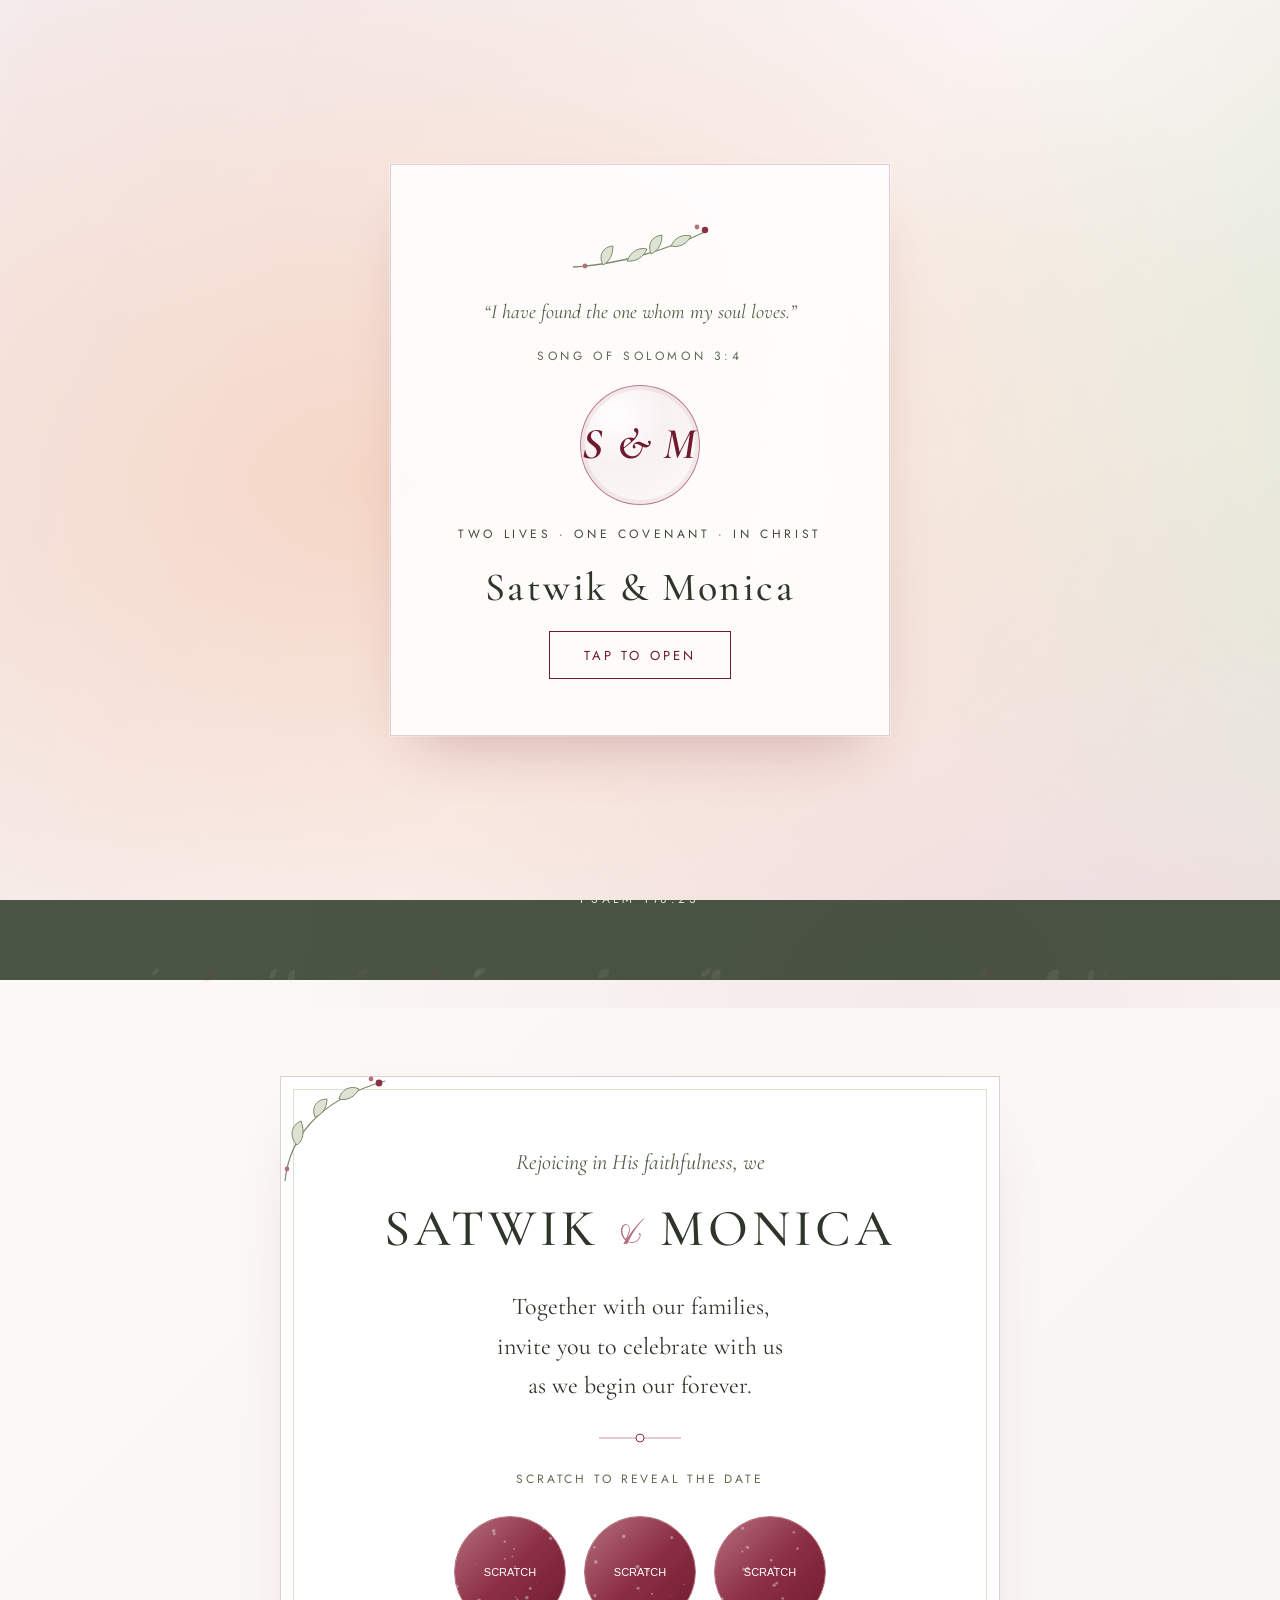
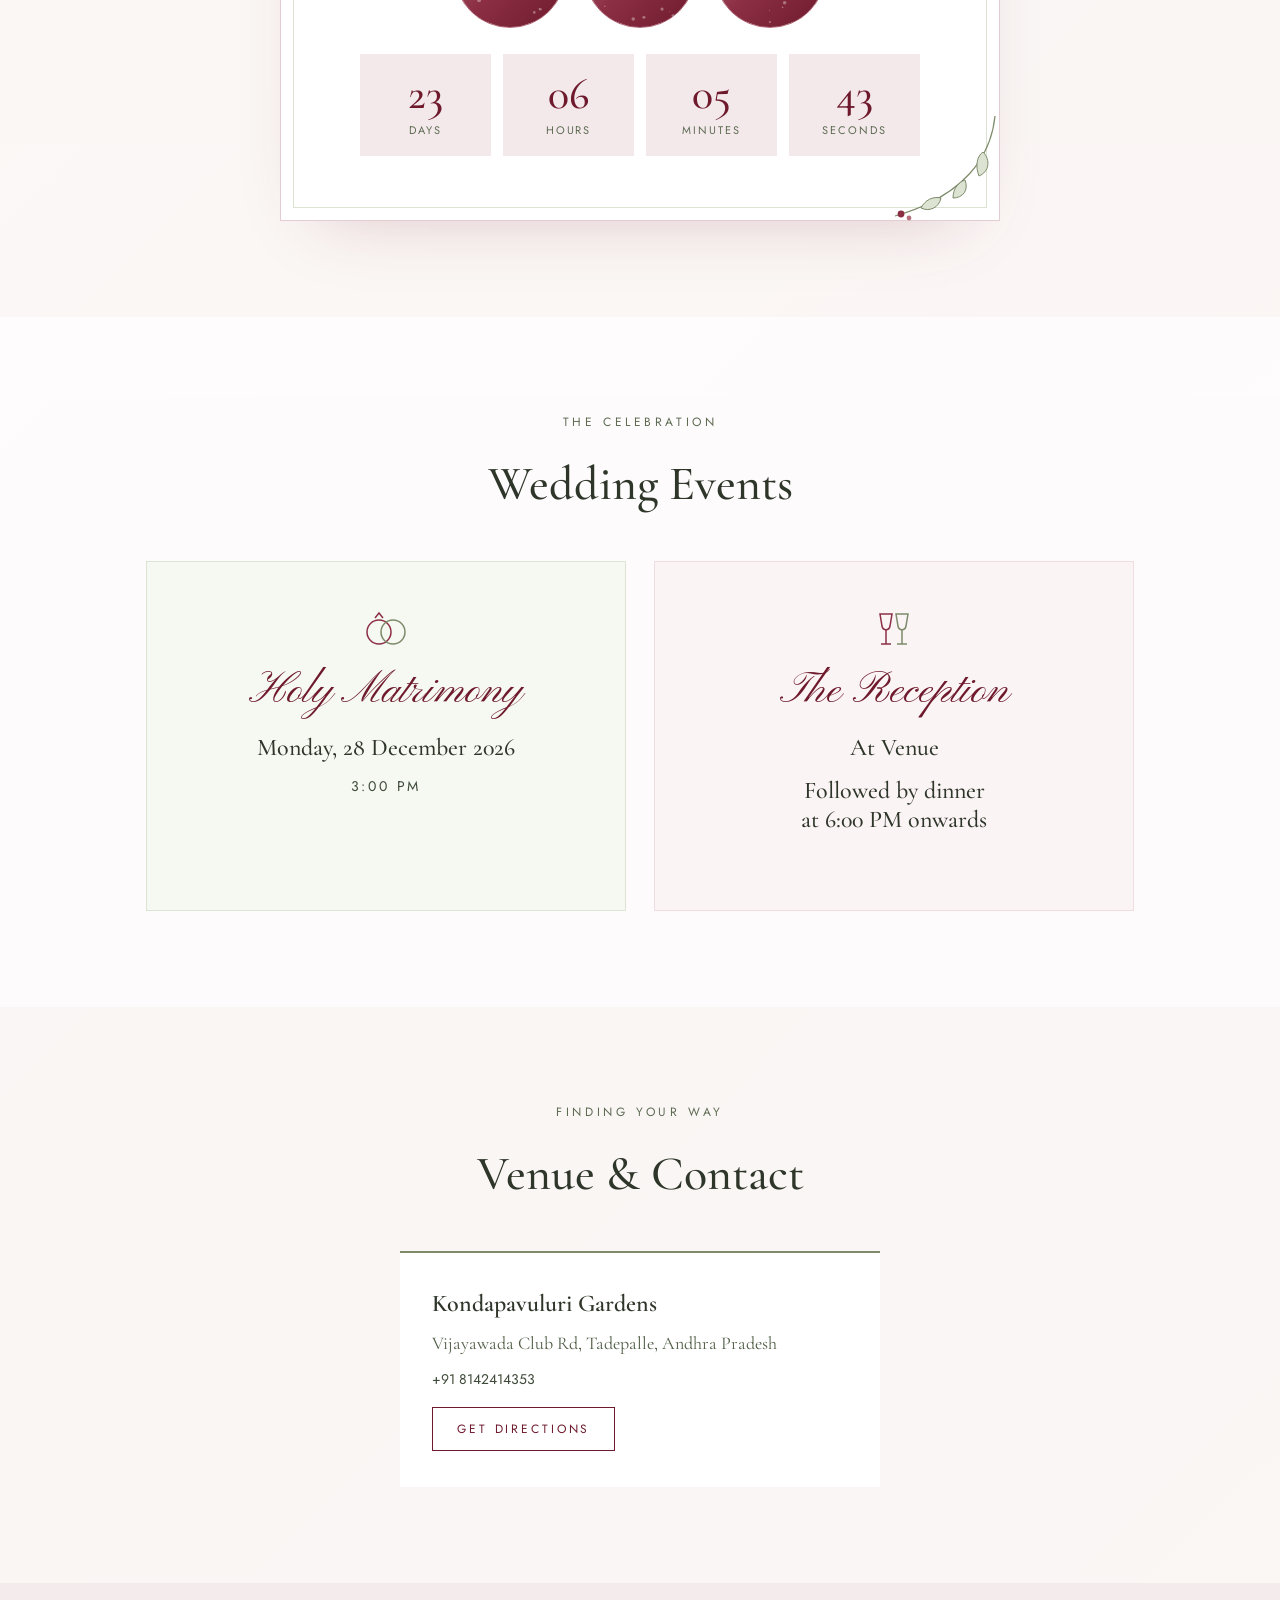
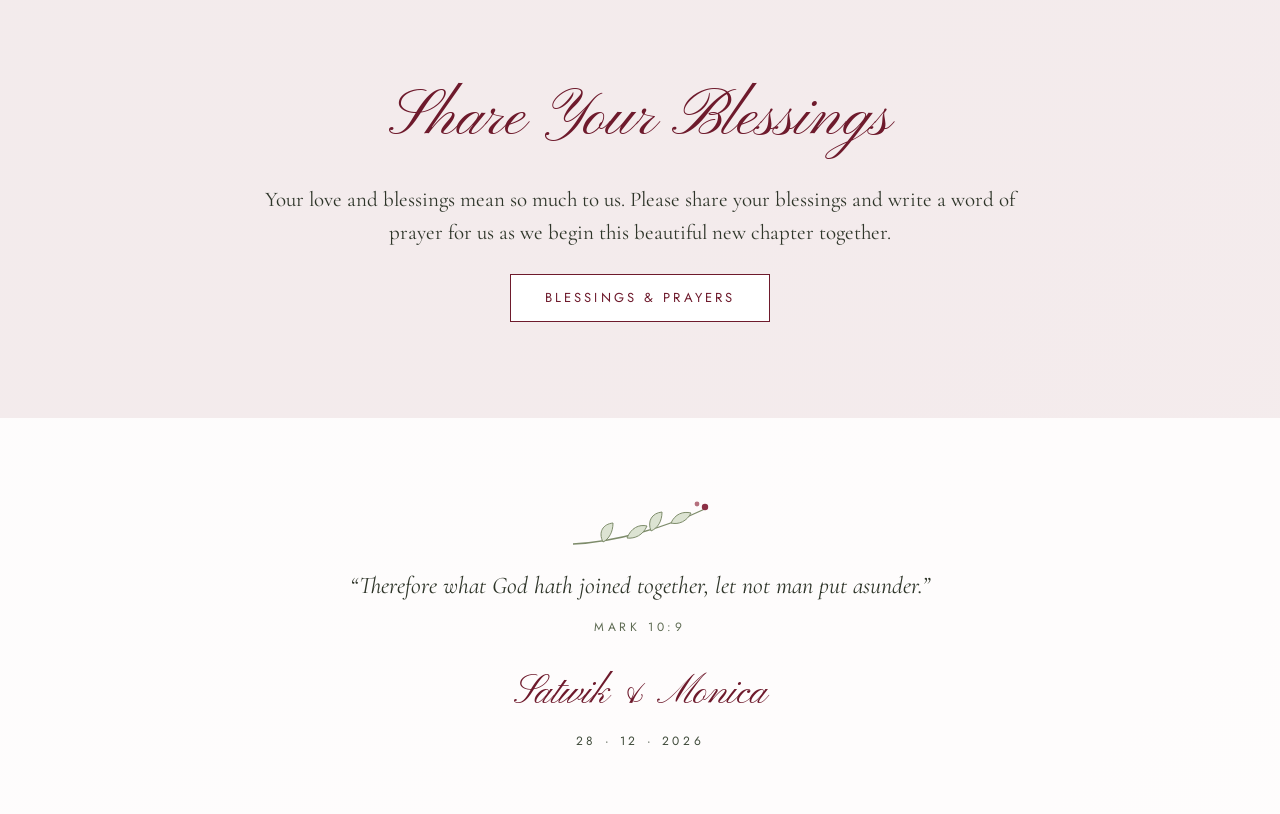
<file: index.html>
<!DOCTYPE html>
<html lang="en">
<head>
<meta charset="UTF-8">
<meta name="viewport" content="width=device-width, initial-scale=1.0">
<meta name="theme-color" content="#6E1A2C">
<meta name="description" content="You are invited to our wedding">
<title>Wedding Invitation</title>
<link rel="preconnect" href="https://fonts.googleapis.com">
<link rel="preconnect" href="https://fonts.gstatic.com" crossorigin>
<link href="https://fonts.googleapis.com/css2?family=Cormorant+Garamond:ital,wght@0,400;0,500;0,600;1,400&family=Pinyon+Script&family=Jost:wght@400;500&display=swap" rel="stylesheet">
<link rel="stylesheet" href="inv.css">
</head>
<body class="locked">

<!--
  =====================================================================
   HOW TO EDIT THIS INVITATION
   You don't need to edit the HTML below.
   Scroll to the bottom of this file and change the values inside
   "WEDDING DETAILS" (names, date, venues, phone numbers, etc.).
   Every place on the page updates automatically.
   Colours are in inv.css, at the top (:root).
  =====================================================================
-->

<!-- ================= COVER (Tap to Open) ================= -->
<div id="cover" role="dialog" aria-label="Wedding invitation cover">
  <div class="cover-card">
    <svg class="float" width="150" height="56" viewBox="0 0 150 56" fill="none" aria-hidden="true"><path d="M8 46 C50 44 100 30 142 10" stroke="#7D8B6A" stroke-width="1.3"/><path d="M38 44 C33 34 38 26 48 25 C48 34 44 41 38 44Z" fill="#DCE3D2" stroke="#7D8B6A"/><path d="M62 40 C66 30 74 26 82 28 C78 37 70 41 62 40Z" fill="#DCE3D2" stroke="#7D8B6A"/><path d="M86 33 C82 23 87 15 97 14 C97 23 93 30 86 33Z" fill="#DCE3D2" stroke="#7D8B6A"/><path d="M106 25 C110 16 118 13 126 15 C122 23 114 27 106 25Z" fill="#DCE3D2" stroke="#7D8B6A"/><circle cx="140" cy="9" r="3.2" fill="#8C2F45"/><circle cx="132" cy="6" r="2.4" fill="#B5707E"/><circle cx="20" cy="45" r="2.4" fill="#B5707E"/></svg>
    <p class="verse">“I have found the one whom my soul loves.”</p>
    <p class="label">Song of Solomon 3:4</p>
    <div class="monogram" data-field="monogram"></div>
    <p class="label" style="color:var(--green-deep)">Two lives · One covenant · In Christ</p>
    <h1><span data-field="groom"></span> &amp; <span data-field="bride"></span></h1>
    <button class="btn" id="openBtn">Tap to Open</button>
  </div>
</div>

<!-- ================= NAVIGATION ================= -->
<nav>
  <a href="#top" class="brand" data-field="monogram"></a>
  <div class="links">
    <a href="#invitation-details">Invitation</a>
    <a href="#events">Events</a>
    <a href="#contact">Venue</a>
    <a href="#rsvp">BLESS US</a>
  </div>
</nav>

<!-- ================= HERO ================= -->
<section id="top">
  <div class="wrap narrow reveal">
    <svg width="220" height="44" viewBox="0 0 220 44" fill="none" aria-hidden="true"><path d="M10 22 H92" stroke="#C9D2BD"/><path d="M128 22 H210" stroke="#C9D2BD"/><path d="M110 8 C102 14 102 30 110 36 C118 30 118 14 110 8Z" fill="#F3E9EB" stroke="#B5707E"/><path d="M96 22 C100 14 106 14 110 22 C106 30 100 30 96 22Z" fill="#DCE3D2" stroke="#7D8B6A"/><path d="M124 22 C120 14 114 14 110 22 C114 30 120 30 124 22Z" fill="#DCE3D2" stroke="#7D8B6A"/></svg>
    <p class="label">Welcome to the wedding of</p>
    <h2 class="hero-name" data-field="groom"></h2>
    <span class="amp">&amp;</span>
    <h2 class="hero-name" data-field="bride"></h2>
    <div class="hero-meta">
      <span data-field="dayName"></span><span class="bar"></span>
      <span data-field="shortDate"></span><span class="bar"></span>
      <span data-field="city"></span>
    </div>
  </div>
</section>

<!-- ================= VERSE ================= -->
<section class="verse-band">
  <div class="wrap narrow reveal">
    <p class="q">“This is the LORD’s doing; it is marvellous in our eyes.”</p>
    <p class="label">Psalm 118:23</p>
  </div>
</section>

<!-- ================= INVITATION DETAILS ================= -->
<section id="invitation-details">
  <div class="inv-card reveal">
    <svg class="corner tl" viewBox="0 0 120 120" fill="none" aria-hidden="true"><path d="M10 110 C14 70 40 30 110 10" stroke="#7D8B6A" stroke-width="1.2"/><path d="M22 74 C14 66 16 54 26 50 C30 60 28 70 22 74Z" fill="#DCE3D2" stroke="#7D8B6A"/><path d="M40 46 C36 36 42 28 52 28 C52 38 46 44 40 46Z" fill="#DCE3D2" stroke="#7D8B6A"/><path d="M64 28 C66 18 76 14 84 18 C80 26 72 30 64 28Z" fill="#DCE3D2" stroke="#7D8B6A"/><circle cx="104" cy="12" r="3.4" fill="#8C2F45"/><circle cx="96" cy="8" r="2.4" fill="#B5707E"/><circle cx="12" cy="98" r="2.4" fill="#B5707E"/></svg>
    <svg class="corner br" viewBox="0 0 120 120" fill="none" aria-hidden="true"><path d="M10 110 C14 70 40 30 110 10" stroke="#7D8B6A" stroke-width="1.2"/><path d="M22 74 C14 66 16 54 26 50 C30 60 28 70 22 74Z" fill="#DCE3D2" stroke="#7D8B6A"/><path d="M40 46 C36 36 42 28 52 28 C52 38 46 44 40 46Z" fill="#DCE3D2" stroke="#7D8B6A"/><path d="M64 28 C66 18 76 14 84 18 C80 26 72 30 64 28Z" fill="#DCE3D2" stroke="#7D8B6A"/><circle cx="104" cy="12" r="3.4" fill="#8C2F45"/><circle cx="96" cy="8" r="2.4" fill="#B5707E"/></svg>

    <p class="lead">Rejoicing in His faithfulness, we</p>
    <h2 class="inv-names"><span data-field="groom"></span><span class="and">&amp;</span><span data-field="bride"></span></h2>
    <p class="inv-text">Together with our families,<br>invite you to celebrate with us<br>as we begin our forever.</p>

    <svg width="90" height="20" viewBox="0 0 90 20" fill="none" aria-hidden="true"><path d="M4 10 H86" stroke="#C99AA5"/><circle cx="45" cy="10" r="4" fill="#FFFFFF" stroke="#8C2F45"/></svg>

    <p class="scratch-hint" id="scratchHint">Scratch to reveal the date</p>
    <div class="scratch-row">
      <div class="scratch"><h3 data-field="scratchDay"></h3><canvas aria-label="Scratch to reveal the day"></canvas></div>
      <div class="scratch"><h3 data-field="scratchMonth"></h3><canvas aria-label="Scratch to reveal the month"></canvas></div>
      <div class="scratch"><h3 data-field="scratchYear"></h3><canvas aria-label="Scratch to reveal the year"></canvas></div>
    </div>

    <div class="countdown" id="countdown" aria-live="polite">
      <div class="cd"><b id="cdD">00</b><small>Days</small></div>
      <div class="cd"><b id="cdH">00</b><small>Hours</small></div>
      <div class="cd"><b id="cdM">00</b><small>Minutes</small></div>
      <div class="cd"><b id="cdS">00</b><small>Seconds</small></div>
    </div>
    <div class="special" id="special">
      <h3>Today is our special day!</h3>
      <p>We can’t wait to celebrate along with you.</p>
    </div>
  </div>
</section>

<!-- ================= EVENTS ================= -->
<section id="events">
  <div class="wrap">
    <p class="label reveal">The celebration</p>
    <h2 class="title reveal">Wedding Events</h2>
    <div class="cards">
      <div class="event green reveal">
        <svg width="56" height="40" viewBox="0 0 56 40" fill="none" aria-hidden="true"><circle cx="21" cy="22" r="12" stroke="#8C2F45" stroke-width="1.5"/><circle cx="35" cy="22" r="12" stroke="#7D8B6A" stroke-width="1.5"/><path d="M17 8 L21 3 L25 8" stroke="#8C2F45" stroke-width="1.5"/></svg>
        <h3>Holy Matrimony</h3>
        <p class="date" data-field="ceremony.date"></p>
        <p class="time" data-field="ceremony.time"></p>
        <span class="line"></span>
      </div>
      <div class="event pink reveal">
        <svg width="56" height="40" viewBox="0 0 56 40" fill="none" aria-hidden="true"><path d="M14 4 H26 L24 16 C23 21 17 21 16 16 Z" stroke="#8C2F45" stroke-width="1.5"/><path d="M20 20 V34 M15 34 H25" stroke="#8C2F45" stroke-width="1.5"/><path d="M30 4 H42 L40 16 C39 21 33 21 32 16 Z" stroke="#7D8B6A" stroke-width="1.5"/><path d="M36 20 V34 M31 34 H41" stroke="#7D8B6A" stroke-width="1.5"/></svg>
        <h3>The Reception</h3>
        <p class="time" data-field="reception.time"></p>
        <p class="date" data-field="reception.date"></p>
        <span class="line"></span>
        <p class="venue" data-field="reception.venue"></p>
        <p class="addr" data-field="reception.address"></p>
      </div>
    </div>
  </div>
</section>

<!-- ================= VENUE & CONTACT ================= -->
<section id="contact">
  <div class="wrap">
    <p class="label reveal">Finding your way</p>
    <h2 class="title reveal">Venue &amp; Contact</h2>
    <div class="cards">
      <div class="vcard reveal">
        <p class="name" data-field="ceremony.venue"></p>
        <p class="addr" data-field="ceremony.address"></p>
        <a class="phone" id="ceremonyPhone" href="#"></a>
        <a class="btn" id="ceremonyMap" href="#" target="_blank" rel="noopener">Get Directions</a>
      </div>
    </div>
  </div>
</section>

<!-- ================= RSVP ================= -->
<section id="rsvp">
  <div class="wrap narrow reveal">
    <h2 class="script" style="margin:0;font-size:clamp(48px,6vw,64px)">Share Your Blessings</h2>
    <p>Your love and blessings mean so much to us. Please share your blessings and write a word of prayer for us as we begin this beautiful new chapter together.</p>
    <a class="btn" id="rsvpBtn" href="#" target="_blank" rel="noopener">Blessings &amp; Prayers</a>
  </div>
</section>

<!-- ================= FOOTER ================= -->
<footer>
  <div class="wrap narrow reveal">
    <svg width="150" height="56" viewBox="0 0 150 56" fill="none" aria-hidden="true"><path d="M8 46 C50 44 100 30 142 10" stroke="#7D8B6A" stroke-width="1.3"/><path d="M38 44 C33 34 38 26 48 25 C48 34 44 41 38 44Z" fill="#DCE3D2" stroke="#7D8B6A"/><path d="M62 40 C66 30 74 26 82 28 C78 37 70 41 62 40Z" fill="#DCE3D2" stroke="#7D8B6A"/><path d="M86 33 C82 23 87 15 97 14 C97 23 93 30 86 33Z" fill="#DCE3D2" stroke="#7D8B6A"/><path d="M106 25 C110 16 118 13 126 15 C122 23 114 27 106 25Z" fill="#DCE3D2" stroke="#7D8B6A"/><circle cx="140" cy="9" r="3.2" fill="#8C2F45"/><circle cx="132" cy="6" r="2.4" fill="#B5707E"/></svg>
    <p class="q">“Therefore what God hath joined together, let not man put asunder.”</p>
    <p class="label">Mark 10:9</p>
    <p class="script names"><span data-field="groom"></span> &amp; <span data-field="bride"></span></p>
    <p class="label" style="color:var(--green-deep)" data-field="shortDate"></p>
  </div>
</footer>

<!-- Background music (optional) – plays after "Tap to Open" -->
<audio id="bgMusic" loop preload="metadata"></audio>
<button id="musicBtn" aria-label="Play background music" title="Play background music">
  <svg width="20" height="20" viewBox="0 0 24 24" fill="none" stroke="currentColor" stroke-width="1.6" aria-hidden="true"><path d="M9 18V5l12-2v13"/><circle cx="6" cy="18" r="3"/><circle cx="18" cy="16" r="3"/></svg>
</button>

<script>
/* =====================================================================
   ✏️  WEDDING DETAILS — EDIT ONLY THIS PART
   Keep the quotes " " around every value.
   Use \n inside an address to start a new line.
   ===================================================================== */
const WEDDING = {
  groom:    "Satwik",            // Groom's first name
  bride:    "Monica",            // Bride's first name
  monogram: "S & M",            // Initials shown in the circle and menu
  city:     "Vijayawada",             // Shown under the names at the top

  // Wedding date & time (YYYY-MM-DDTHH:MM:SS) — used for the countdown,
  // the scratch circles and all the dates on the page.
  dateTime: "2026-12-28T15:00:00",
  timeZone: "+05:30",           // India = +05:30

  ceremony: {
    venue:   "Kondapavuluri Gardens",
    address: "Vijayawada Club Rd, Tadepalle, Andhra Pradesh",
    phone:   "+91 8142414353",
    mapLink: "https://maps.app.goo.gl/Qx7F8LjF2C4PEPLE7"                 // Paste a Google Maps link, or leave "" to search by venue name
  },

  reception: {
    date:    "Followed by dinner\nat 6:00 PM onwards",
    time:    "At Venue",
    venue:   "",
    address: "",
    phone:   "",
    mapLink: ""
  },

  rsvpBy:       "26 December 2026",
  rsvpWhatsApp: "918142414353", // WhatsApp number with country code, no + or spaces. Leave "" to use email.
  rsvpEmail:    "monica.aind92@gmail.com",

  music: "audio/great-is-thy-faithfulness.mp3" // Relative path; set to "" to disable music
};
/* ======================= END OF EDITABLE PART ======================= */


/* ---------- Build all the text from WEDDING ---------- */
const weddingDate = new Date(WEDDING.dateTime + WEDDING.timeZone);
const local = new Date(WEDDING.dateTime);  // for showing the day/month exactly as typed
const DAYS = ["Sunday","Monday","Tuesday","Wednesday","Thursday","Friday","Saturday"];
const MONTHS = ["January","February","March","April","May","June","July","August","September","October","November","December"];
const pad = n => String(n).padStart(2, "0");

const day = local.getDate(), month = local.getMonth(), year = local.getFullYear();
let h = local.getHours(); const ampm = h >= 12 ? "PM" : "AM"; h = h % 12 || 12;
const fullDate = `${DAYS[local.getDay()]}, ${day} ${MONTHS[month]} ${year}`;

const fields = {
  groom: WEDDING.groom,
  bride: WEDDING.bride,
  monogram: WEDDING.monogram,
  city: WEDDING.city,
  dayName: DAYS[local.getDay()],
  shortDate: `${pad(day)} · ${pad(month + 1)} · ${year}`,
  scratchDay: pad(day),
  scratchMonth: MONTHS[month].slice(0, 3).toUpperCase(),
  scratchYear: year,
  rsvpBy: WEDDING.rsvpBy,
  "ceremony.date": fullDate,
  "ceremony.time": `${h}:${pad(local.getMinutes())} ${ampm}`,
  "ceremony.venue": WEDDING.ceremony.venue,
  "ceremony.address": WEDDING.ceremony.address,
  "reception.date": WEDDING.reception.date || fullDate,
  "reception.time": WEDDING.reception.time,
  "reception.venue": WEDDING.reception.venue,
  "reception.address": WEDDING.reception.address
};
document.querySelectorAll("[data-field]").forEach(el => {
  const v = fields[el.dataset.field];
  if (v !== undefined) el.textContent = v;
});
document.title = `${WEDDING.groom} & ${WEDDING.bride} | Wedding Invitation`;

/* Phone + map links */
function setupVenue(key) {
  const v = WEDDING[key];
  const phone = document.getElementById(key + "Phone");
  const map = document.getElementById(key + "Map");

  if (!phone && !map) return;

  if (phone) {
    phone.textContent = v.phone;
    phone.href = "tel:" + v.phone.replace(/[^\d+]/g, "");
    if (!v.phone) phone.style.display = "none";
  }

  if (map) {
    map.href = v.mapLink ||
      "https://www.google.com/maps/search/?api=1&query=" + encodeURIComponent(v.venue + ", " + v.address.replace(/\n/g, ", "));
  }
}
setupVenue("ceremony");
setupVenue("reception");

/* RSVP button: WhatsApp if a number is given, otherwise email */
const rsvpMsg = `Wishing you both a lifetime of love and happiness! My prayers and blessings are with you as you begin this beautiful new chapter together.`;
document.getElementById("rsvpBtn").href = WEDDING.rsvpWhatsApp
  ? `https://wa.me/${WEDDING.rsvpWhatsApp}?text=${encodeURIComponent(rsvpMsg)}`
  : `mailto:${WEDDING.rsvpEmail}?subject=${encodeURIComponent("RSVP - Wedding")}&body=${encodeURIComponent(rsvpMsg)}`;


/* ---------- Tap to open + music ---------- */
const cover = document.getElementById("cover");
const music = document.getElementById("bgMusic");
const musicBtn = document.getElementById("musicBtn");
const openBtn = document.getElementById("openBtn");
if (WEDDING.music) {
  music.src = WEDDING.music;
  musicBtn.classList.add("show", "paused");
}

function syncMusicButton() {
  const playing = !music.paused;
  musicBtn.classList.toggle("paused", !playing);
  musicBtn.setAttribute("aria-label", playing ? "Pause background music" : "Play background music");
  musicBtn.title = playing ? "Pause background music" : "Play background music";
}

let invitationOpen = false;
function openInvitation() {
  if (invitationOpen) return;
  invitationOpen = true;
  cover.classList.add("hide");
  document.body.classList.remove("locked");
  document.body.classList.add("invitation-open");
  spawnPetals(28);
  if (WEDDING.music) {
    music.play().then(syncMusicButton).catch(error => {
      syncMusicButton();
      console.error("Background music could not start:", error);
    });
  }
}

openBtn.addEventListener("click", openInvitation);
openBtn.addEventListener("pointerdown", openInvitation);
cover.addEventListener("click", event => {
  if (event.target === cover) openInvitation();
});
document.addEventListener("keydown", event => {
  if (event.key === "Enter" || event.key === " ") {
    if (cover && !cover.classList.contains("hide")) openInvitation();
  }
});
musicBtn.addEventListener("click", () => {
  if (music.paused) {
    music.play().then(syncMusicButton).catch(error => {
      syncMusicButton();
      console.error("Background music could not start:", error);
    });
  } else {
    music.pause();
    syncMusicButton();
  }
});


/* ---------- Fade sections in on scroll ---------- */
const io = new IntersectionObserver(entries => {
  entries.forEach(e => { if (e.isIntersecting) { e.target.classList.add("in"); io.unobserve(e.target); } });
}, { threshold: 0.15 });
document.querySelectorAll(".reveal").forEach(el => io.observe(el));

/* ---------- Gentle floating petals on page load ---------- */
function spawnPetals(count = 12) {
  const colors = ["#B5707E", "#E3CDD2", "#DCE3D2", "#8C2F45", "#FFFFFF"];
  for (let i = 0; i < count; i++) {
    const p = document.createElement("span");
    p.className = "petal";
    p.style.left = Math.random() * 100 + "vw";
    p.style.width = (8 + Math.random() * 10) + "px";
    p.style.height = (10 + Math.random() * 12) + "px";
    p.style.background = colors[i % colors.length];
    p.style.setProperty("--dx", (Math.random() * 220 - 110) + "px");
    p.style.animationDuration = (5 + Math.random() * 6) + "s";
    p.style.animationDelay = (Math.random() * 1.4) + "s";
    document.body.appendChild(p);
    setTimeout(() => p.remove(), 12000);
  }
}
setTimeout(() => spawnPetals(18), 600);
setInterval(() => spawnPetals(10), 7000);

/* ---------- Scratch to reveal the date ---------- */
let revealed = 0;
const scratches = document.querySelectorAll(".scratch canvas");
scratches.forEach(canvas => {
  const ctx = canvas.getContext("2d");
  const dpr = window.devicePixelRatio || 1;
  let drawing = false, finished = false;

  function paint() {
    const r = canvas.getBoundingClientRect();
    canvas.width = r.width * dpr; canvas.height = r.height * dpr;
    ctx.setTransform(dpr, 0, 0, dpr, 0, 0);
    const g = ctx.createLinearGradient(0, 0, r.width, r.height);
    g.addColorStop(0, "#B5707E"); g.addColorStop(.5, "#8C2F45"); g.addColorStop(1, "#6E1A2C");
    ctx.fillStyle = g; ctx.fillRect(0, 0, r.width, r.height);
    ctx.fillStyle = "rgba(255,255,255,.35)";
    for (let i = 0; i < 26; i++) { ctx.beginPath(); ctx.arc(Math.random() * r.width, Math.random() * r.height, Math.random() * 1.6 + .4, 0, Math.PI * 2); ctx.fill(); }
    ctx.fillStyle = "#FFFFFF"; ctx.font = "500 11px Jost, sans-serif"; ctx.textAlign = "center";
    ctx.fillText("SCRATCH", r.width / 2, r.height / 2 + 4);
  }
  paint();

  function scratch(e) {
    if (!drawing || finished) return;
    const r = canvas.getBoundingClientRect();
    ctx.globalCompositeOperation = "destination-out";
    ctx.beginPath(); ctx.arc(e.clientX - r.left, e.clientY - r.top, 16, 0, Math.PI * 2); ctx.fill();
    check();
  }
  function check() {
    const data = ctx.getImageData(0, 0, canvas.width, canvas.height).data;
    let clear = 0;
    for (let i = 3; i < data.length; i += 32) if (data[i] === 0) clear++;
    if (clear / (data.length / 32) > 0.5) {
      finished = true; canvas.classList.add("done"); revealed++;
      if (revealed === scratches.length) { document.getElementById("scratchHint").style.opacity = 0; petals(); }
    }
  }
  canvas.addEventListener("pointerdown", e => { drawing = true; canvas.setPointerCapture(e.pointerId); scratch(e); });
  canvas.addEventListener("pointermove", scratch);
  ["pointerup", "pointercancel", "pointerleave"].forEach(t => canvas.addEventListener(t, () => drawing = false));
  canvas.tabIndex = 0;  // keyboard: press Enter to reveal
  canvas.addEventListener("keydown", e => {
    if (e.key === "Enter" || e.key === " ") { e.preventDefault(); ctx.clearRect(0, 0, canvas.width, canvas.height); check(); }
  });
});

/* Falling petals after all three circles are revealed */
function petals() {
  const colors = ["#B5707E", "#E3CDD2", "#DCE3D2", "#8C2F45", "#FFFFFF"];
  for (let i = 0; i < 40; i++) {
    const p = document.createElement("span");
    p.className = "petal";
    p.style.left = Math.random() * 100 + "vw";
    p.style.background = colors[i % colors.length];
    p.style.setProperty("--dx", (Math.random() * 160 - 80) + "px");
    p.style.animationDuration = (3 + Math.random() * 3) + "s";
    p.style.animationDelay = (Math.random() * 1.2) + "s";
    document.body.appendChild(p);
    setTimeout(() => p.remove(), 7500);
  }
}


/* ---------- Countdown ---------- */
function tick() {
  const diff = weddingDate - new Date();
  if (diff <= 0) {
    document.getElementById("countdown").style.display = "none";
    document.getElementById("special").classList.add("show");
    return clearInterval(timer);
  }
  document.getElementById("cdD").textContent = pad(Math.floor(diff / 864e5));
  document.getElementById("cdH").textContent = pad(Math.floor(diff / 36e5) % 24);
  document.getElementById("cdM").textContent = pad(Math.floor(diff / 6e4) % 60);
  document.getElementById("cdS").textContent = pad(Math.floor(diff / 1e3) % 60);
}
const timer = setInterval(tick, 1000);
tick();
</script>
</body>
</html>
</file>
<file: inv.css>
/* =========================================================
   WEDDING INVITATION – STYLES (inv.css)
   To change colours, edit only the values in :root below.
   ========================================================= */

:root{
  /* --- Burgundy family (main theme colour, used sparingly) --- */
  --burgundy:#6E1A2C;
  --burgundy-mid:#8C2F45;
  --rose:#B5707E;
  --blush:#F3E9EB;
  --blush-line:#E3CDD2;

  /* --- Whites --- */
  --white:#FFFFFF;
  --ivory:#FBF8F6;

  /* --- Greens --- */
  --sage:#7D8B6A;
  --sage-light:#DCE3D2;
  --sage-pale:#F6F8F2;
  --green-deep:#3F4B3A;

  /* --- Text --- */
  --text:#2E3529;
  --text-soft:#4F5D45;
  --label:#5E6B53;

  /* --- Fonts --- */
  --serif:'Cormorant Garamond', Georgia, serif;
  --script:'Pinyon Script', cursive;
  --sans:'Jost', system-ui, sans-serif;
  --monogram:'Cormorant Garamond', Georgia, serif;
}

/* ---------- Base ---------- */
*{box-sizing:border-box}
html{scroll-behavior:smooth}
body{margin:0;background:linear-gradient(135deg,#fffdfb 0%,#f9f1f3 18%,#fbf8f6 42%,#f3ebef 72%,#f8f4f1 100%);background-size:300% 300%;color:var(--text);font-family:var(--serif);-webkit-font-smoothing:antialiased;animation:backgroundShift 12s ease-in-out infinite alternate}
body::before{content:"";position:fixed;inset:-12%;pointer-events:none;z-index:0;background:
  radial-gradient(ellipse at 18% 24%, rgba(244,208,188,.72), transparent 34%),
  radial-gradient(ellipse at 82% 18%, rgba(190,211,177,.72), transparent 36%),
  radial-gradient(ellipse at 48% 72%, rgba(181,112,126,.34), transparent 38%);
  background-size:140% 140%;animation:ambientDrift 16s ease-in-out infinite alternate}
body::after{content:"";position:fixed;inset:-20%;pointer-events:none;z-index:0;background:
  radial-gradient(ellipse at 25% 42%,rgba(255,255,255,.72),transparent 25%),
  radial-gradient(ellipse at 76% 58%,rgba(243,233,235,.82),transparent 29%),
  radial-gradient(ellipse at 55% 12%,rgba(244,208,188,.48),transparent 24%);
  filter:blur(20px);animation:wallpaperDrift 20s ease-in-out infinite alternate}
body > *{position:relative;z-index:1}
body.locked{overflow:hidden}
a{color:var(--burgundy)}
img,svg{display:block}
@keyframes backgroundShift{0%{background-position:0% 50%}100%{background-position:100% 50%}}
@keyframes ambientDrift{0%{transform:scale(1) translate3d(-1%,0,0);background-position:0% 20%;opacity:.65}100%{transform:scale(1.12) translate3d(1%,-1%,0);background-position:100% 80%;opacity:1}}
@keyframes wallpaperDrift{0%{transform:translate3d(-2%,1%,0) rotate(-5deg) scale(.95)}100%{transform:translate3d(2%,-1%,0) rotate(5deg) scale(1.08)}}

.label{font-family:var(--sans);font-size:12px;letter-spacing:.3em;text-transform:uppercase;color:var(--label);margin:0}
.script{font-family:var(--script);font-weight:400;color:var(--burgundy)}
.btn{display:inline-flex;align-items:center;justify-content:center;min-height:48px;padding:0 34px;background:transparent;border:1px solid var(--burgundy);color:var(--burgundy);font-family:var(--sans);font-size:13px;letter-spacing:.24em;text-transform:uppercase;text-decoration:none;cursor:pointer;transition:background .3s,color .3s,transform .3s ease,box-shadow .3s ease}
.btn:hover,.btn:focus-visible{background:var(--burgundy);color:var(--white);transform:translateY(-1px);box-shadow:0 8px 18px -10px rgba(110,26,44,.5)}
section{padding:96px 16px;display:flex;justify-content:center}
.wrap{width:100%;max-width:1040px;display:flex;flex-direction:column;align-items:center;gap:24px;text-align:center}
.narrow{max-width:760px}
h2.title{margin:0;font-weight:500;font-size:clamp(36px,4.4vw,48px);color:var(--text)}

/* Fade-up when scrolled into view */
.reveal{opacity:0;transform:translateY(22px)}
.reveal.in{opacity:1;transform:none;animation:sectionReveal .9s ease both}
@keyframes sectionReveal{0%{opacity:0;transform:translateY(22px)}100%{opacity:1;transform:none}}

/* ---------- Cover (Tap to Open) ---------- */
#cover{position:fixed;inset:0;z-index:50;background:linear-gradient(125deg,#f3e9eb 0%,#fffaf7 32%,#e5ecdf 62%,#f5d9cc 100%);background-size:300% 300%;display:flex;align-items:center;justify-content:center;padding:24px 16px;overflow:hidden;transition:opacity 1.1s ease,visibility 1.1s,transform 1.1s cubic-bezier(.2,.75,.2,1),filter 1.1s ease;animation:backgroundShift 12s ease-in-out infinite alternate}
#cover::before{content:"";position:absolute;inset:-25%;background:
  radial-gradient(ellipse at 25% 35%,rgba(244,208,188,.8),transparent 32%),
  radial-gradient(ellipse at 75% 32%,rgba(190,211,177,.75),transparent 34%),
  radial-gradient(ellipse at 50% 70%,rgba(181,112,126,.32),transparent 38%),
  radial-gradient(ellipse at 50% 45%,rgba(255,255,255,.5),transparent 60%);
  background-size:150% 150%;animation:coverLight 9s ease-in-out infinite alternate;pointer-events:none}
#cover::after{content:"";position:absolute;inset:-40%;pointer-events:none;background:linear-gradient(115deg,transparent 35%,rgba(255,255,255,.38) 48%,rgba(255,255,255,.08) 53%,transparent 65%);transform:translateX(-35%) rotate(-8deg);animation:lightSweep 12s ease-in-out infinite}
#cover.hide{opacity:0;visibility:hidden;transform:scale(1.08);filter:blur(8px)}
.cover-card{position:relative;z-index:1;width:100%;max-width:500px;background:rgba(255,255,255,.88);border:1px solid var(--blush-line);padding:56px 32px;display:flex;flex-direction:column;align-items:center;gap:20px;text-align:center;box-shadow:0 30px 60px -30px rgba(110,26,44,.3),0 0 0 1px rgba(255,255,255,.4);backdrop-filter:blur(4px);animation:rise 1.5s cubic-bezier(.2,.8,.2,1) both,cardFloat 9s ease-in-out infinite 1.5s}
.cover-card .verse{margin:0;font-style:italic;font-size:20px;line-height:1.5;color:var(--text-soft)}
.monogram{width:120px;height:120px;border-radius:50%;border:1px solid rgba(181,112,126,.9);background:radial-gradient(circle at 30% 25%, rgba(255,255,255,.9), rgba(243,233,235,.6) 42%, rgba(255,255,255,.3) 100%);display:flex;align-items:center;justify-content:center;font-family:var(--monogram);font-size:44px;line-height:.9;font-style:italic;font-weight:600;letter-spacing:.04em;text-transform:uppercase;color:var(--burgundy);box-shadow:inset 0 0 0 4px rgba(181,112,126,.12),0 0 0 rgba(181,112,126,0);animation:monogramPulse 3.5s ease-in-out infinite}
.cover-card h1{margin:0;font-weight:500;font-size:clamp(30px,6vw,40px);letter-spacing:.06em;animation:fadeUp 1.2s ease both}
.float{animation:float 4s ease-in-out infinite}
@keyframes rise{0%{opacity:0;transform:translateY(34px) scale(.9);filter:blur(6px)}70%{opacity:1;filter:blur(0)}100%{transform:none}}
@keyframes float{0%,100%{transform:translateY(0)}50%{transform:translateY(-6px)}}
@keyframes cardFloat{0%,100%{transform:translateY(0)}50%{transform:translateY(-8px)}}
@keyframes coverLight{0%{transform:translate3d(-6%,3%,0) scale(.88);opacity:.72}100%{transform:translate3d(6%,-3%,0) scale(1.12);opacity:1}}
@keyframes lightSweep{0%,15%{transform:translateX(-45%) rotate(-8deg);opacity:0}35%{opacity:.8}70%,100%{transform:translateX(45%) rotate(-8deg);opacity:0}}
@keyframes monogramPulse{0%,100%{transform:scale(1);box-shadow:inset 0 0 0 4px rgba(181,112,126,.12),0 0 0 rgba(181,112,126,0)}50%{transform:scale(1.05);box-shadow:inset 0 0 0 4px rgba(181,112,126,.18),0 0 20px rgba(181,112,126,.15)}}
@keyframes fadeUp{0%{opacity:0;transform:translateY(12px)}100%{opacity:1;transform:translateY(0)}}

/* ---------- Navigation ---------- */
nav{position:sticky;top:0;z-index:20;background:rgba(255,255,255,.94);backdrop-filter:blur(6px);border-bottom:1px solid #EFE3E5;padding:12px 24px;display:flex;flex-wrap:wrap;align-items:center;justify-content:space-between;gap:10px}
nav .brand{font-family:var(--monogram);font-size:28px;line-height:1;font-style:italic;font-weight:600;letter-spacing:.16em;text-transform:uppercase;color:var(--burgundy);text-decoration:none;display:inline-flex;align-items:center;justify-content:center;min-width:86px;transition:transform .3s ease,color .3s ease}
nav .brand:hover{transform:scale(1.04);color:var(--burgundy-mid)}
nav .links{display:flex;flex-wrap:wrap;gap:22px}
nav .links a{font-family:var(--sans);font-size:12px;letter-spacing:.2em;text-transform:uppercase;color:var(--green-deep);text-decoration:none;padding:8px 0}
nav .links a:hover{color:var(--burgundy)}

/* ---------- Hero ---------- */
#top{background:rgba(255,255,255,.72);padding:100px 16px 110px}
.hero-name{margin:0;font-family:var(--script);font-weight:400;font-size:clamp(56px,10vw,104px);line-height:1.05;color:var(--burgundy);animation:fadeUp .9s ease both}
.amp{font-style:italic;font-size:30px;color:var(--sage);animation:fadeUp 1.1s ease both}
.hero-meta{margin-top:12px;display:flex;flex-wrap:wrap;align-items:center;justify-content:center;gap:20px;font-family:var(--sans);font-size:14px;letter-spacing:.28em;text-transform:uppercase;color:var(--green-deep);animation:fadeUp 1.3s ease both}
.hero-meta .bar{width:1px;height:28px;background:var(--sage-light)}

/* ---------- Verse band ---------- */
.verse-band{background:rgba(63,75,58,.94);padding:72px 16px}
.verse-band p.q{margin:0;font-style:italic;font-size:clamp(24px,3.4vw,34px);line-height:1.4;color:var(--white)}
.verse-band .label{color:var(--sage-light)}

/* ---------- Invitation details ---------- */
#invitation-details{background:rgba(251,248,246,.72);position:relative;overflow:hidden}
.inv-card{position:relative;width:100%;max-width:720px;background:var(--white);border:1px solid var(--blush-line);padding:72px 32px 64px;display:flex;flex-direction:column;align-items:center;gap:22px;text-align:center;box-shadow:0 30px 70px -40px rgba(110,26,44,.25)}
.inv-card::before{content:"";position:absolute;inset:12px;border:1px solid var(--sage-light);pointer-events:none}
.corner{position:absolute;width:120px;height:120px;pointer-events:none}
.corner.tl{top:-6px;left:-6px}
.corner.br{bottom:-6px;right:-6px;transform:rotate(180deg)}
.inv-card .lead{margin:0;font-style:italic;font-size:22px;color:var(--text-soft)}
.inv-names{margin:0;font-weight:500;font-size:clamp(34px,6vw,52px);letter-spacing:.08em;text-transform:uppercase;color:var(--text)}
.inv-names .and{font-family:var(--script);font-weight:400;letter-spacing:0;text-transform:none;color:var(--rose);padding:0 10px}
.inv-text{margin:0;font-size:clamp(20px,2.4vw,24px);line-height:1.65;color:var(--text)}

/* Scratch-to-reveal circles */
.scratch-row{display:flex;flex-wrap:wrap;justify-content:center;gap:18px;margin-top:6px}
.scratch{position:relative;width:112px;height:112px;border-radius:50%;background:var(--white);border:1px solid var(--rose);display:flex;align-items:center;justify-content:center;touch-action:none;user-select:none}
.scratch h3{margin:0;font-size:38px;font-weight:600;letter-spacing:.06em;color:var(--burgundy)}
.scratch canvas{position:absolute;inset:0;width:100%;height:100%;border-radius:50%;cursor:grab;transition:opacity .7s ease}
.scratch canvas.done{opacity:0;pointer-events:none}
.scratch-hint{margin:0;font-family:var(--sans);font-size:12px;letter-spacing:.24em;text-transform:uppercase;color:var(--label);transition:opacity .5s}

/* Countdown */
.countdown{width:100%;max-width:560px;display:grid;grid-template-columns:repeat(4,minmax(0,1fr));gap:12px;margin-top:4px}
.cd{background:var(--blush);padding:18px 4px;display:flex;flex-direction:column;gap:6px}
.cd b{font-size:clamp(30px,5vw,44px);font-weight:500;line-height:1;color:var(--burgundy)}
.cd small{font-family:var(--sans);font-size:11px;letter-spacing:.18em;text-transform:uppercase;color:var(--label)}
.special{display:none;flex-direction:column;gap:6px}
.special.show{display:flex}
.special h3{margin:0;font-family:var(--script);font-weight:400;font-size:44px;color:var(--burgundy)}
.special p{margin:0;font-size:20px;color:var(--text-soft)}

/* Falling petals */
.petal{position:fixed;top:-24px;width:12px;height:14px;border-radius:12px 0 12px 0;pointer-events:none;z-index:60;opacity:.85;filter:drop-shadow(0 4px 8px rgba(110,26,44,.12));animation:fall 7s linear forwards}
@keyframes fall{0%{transform:translate3d(0,0,0) rotate(0deg) scale(1);opacity:0}10%{opacity:1}100%{transform:translate3d(var(--dx),110vh,0) rotate(720deg) scale(.65);opacity:.08}}

/* ---------- Events ---------- */
#events{background:rgba(255,255,255,.72)}
.cards{width:100%;display:flex;flex-wrap:wrap;gap:28px;justify-content:center;margin-top:24px}
.event{flex:1 1 320px;max-width:480px;padding:48px 32px;display:flex;flex-direction:column;align-items:center;gap:14px;text-align:center;border:1px solid}
.event.green{background:var(--sage-pale);border-color:var(--sage-light)}
.event.pink{background:#FBF4F5;border-color:#EFDDE1}
.event h3{margin:0;font-family:var(--script);font-weight:400;font-size:44px;color:var(--burgundy)}
.event{transition:transform .35s ease,box-shadow .35s ease}
.event:hover{transform:translateY(-4px);box-shadow:0 18px 28px -18px rgba(110,26,44,.22)}
.event .date{margin:0;font-size:24px;font-weight:500;white-space:pre-line}
.event .time{margin:0;font-family:var(--sans);font-size:14px;letter-spacing:.2em;text-transform:uppercase;color:var(--green-deep)}
.event.pink .time{font-family:var(--serif);font-size:24px;font-weight:500;letter-spacing:normal;text-transform:none;color:var(--text)}
.event .line{display:none}
.event.pink .line{display:none}
.event .venue{margin:0;font-size:22px;font-weight:600;letter-spacing:.04em;text-transform:uppercase}
.addr{margin:0;font-size:18px;line-height:1.5;color:var(--text-soft);white-space:pre-line}

/* ---------- Venue & contact ---------- */
#contact{background:rgba(251,248,246,.72)}
.vcard{flex:1 1 320px;max-width:480px;background:var(--white);padding:36px 32px;display:flex;flex-direction:column;gap:12px;text-align:left;border-top:2px solid var(--sage)}
.vcard.rose{border-top-color:var(--rose)}
.vcard .label{font-size:11px}
.vcard .name{margin:0;font-size:24px;font-weight:600}
.vcard .phone{font-family:var(--sans);font-size:14px;color:var(--green-deep);text-decoration:none}
.vcard .btn{align-self:flex-start;margin-top:6px;min-height:44px;padding:0 24px;font-size:12px}

/* ---------- RSVP ---------- */
#rsvp{background:rgba(243,233,235,.78)}
#rsvp p{margin:0;font-size:21px;line-height:1.6}
#rsvp .btn{background:var(--white)}

/* ---------- Footer ---------- */
footer{background:rgba(255,255,255,.76);padding:80px 16px 64px;display:flex;justify-content:center}
footer .wrap{gap:14px}
footer .q{margin:0;font-style:italic;font-size:24px;line-height:1.5}
footer .names{margin:18px 0 0;font-size:40px}

/* ---------- Music button ---------- */
#musicBtn{position:fixed;right:18px;bottom:18px;z-index:30;width:48px;height:48px;border-radius:50%;border:1px solid var(--burgundy);background:var(--white);color:var(--burgundy);display:none;align-items:center;justify-content:center;cursor:pointer;box-shadow:0 8px 20px -10px rgba(110,26,44,.4)}
#musicBtn.show{display:flex}
#musicBtn.paused{opacity:.55}

/* ---------- Phones ---------- */
@media (max-width:520px){
  section{padding:72px 16px}
  .inv-card{padding:60px 20px 52px}
  .cover-card{padding:42px 20px}
  .cover-card h1{font-size:clamp(24px,7vw,30px);letter-spacing:.03em}
  .hero-name{font-size:clamp(48px,13vw,68px)}
  .inv-names{width:100%;max-width:100%;display:flex;flex-direction:column;align-items:center;gap:2px;font-size:clamp(30px,9vw,42px);letter-spacing:.06em;line-height:.95}
  .inv-names .and{padding:0;line-height:.7}
  .scratch{width:92px;height:92px}
  .scratch h3{font-size:30px}
  .corner{width:84px;height:84px}
  nav{justify-content:center}
  footer .names{font-size:clamp(30px,9vw,38px)}
}

/* Respect users who prefer less motion */
@media (prefers-reduced-motion:reduce){
  *{animation:none!important;transition:none!important}
  .reveal{opacity:1;transform:none}
}
</file>
